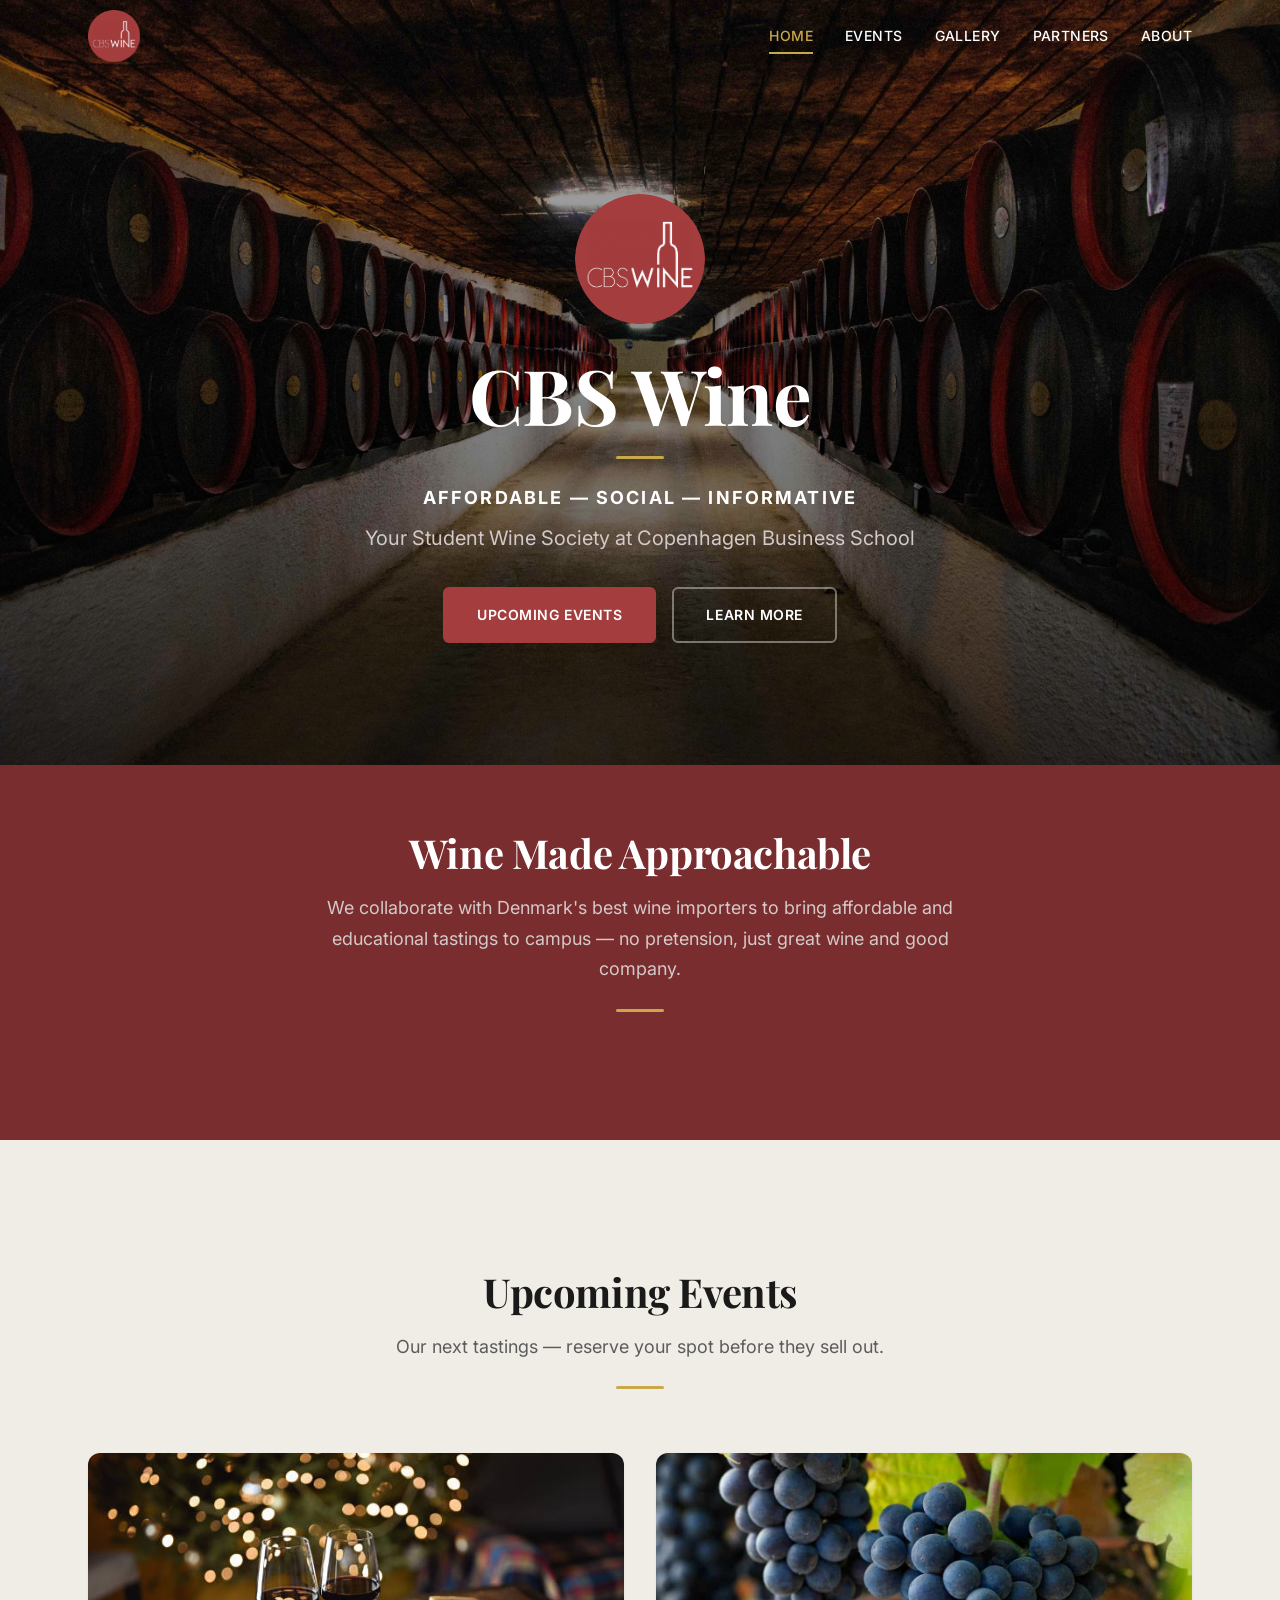
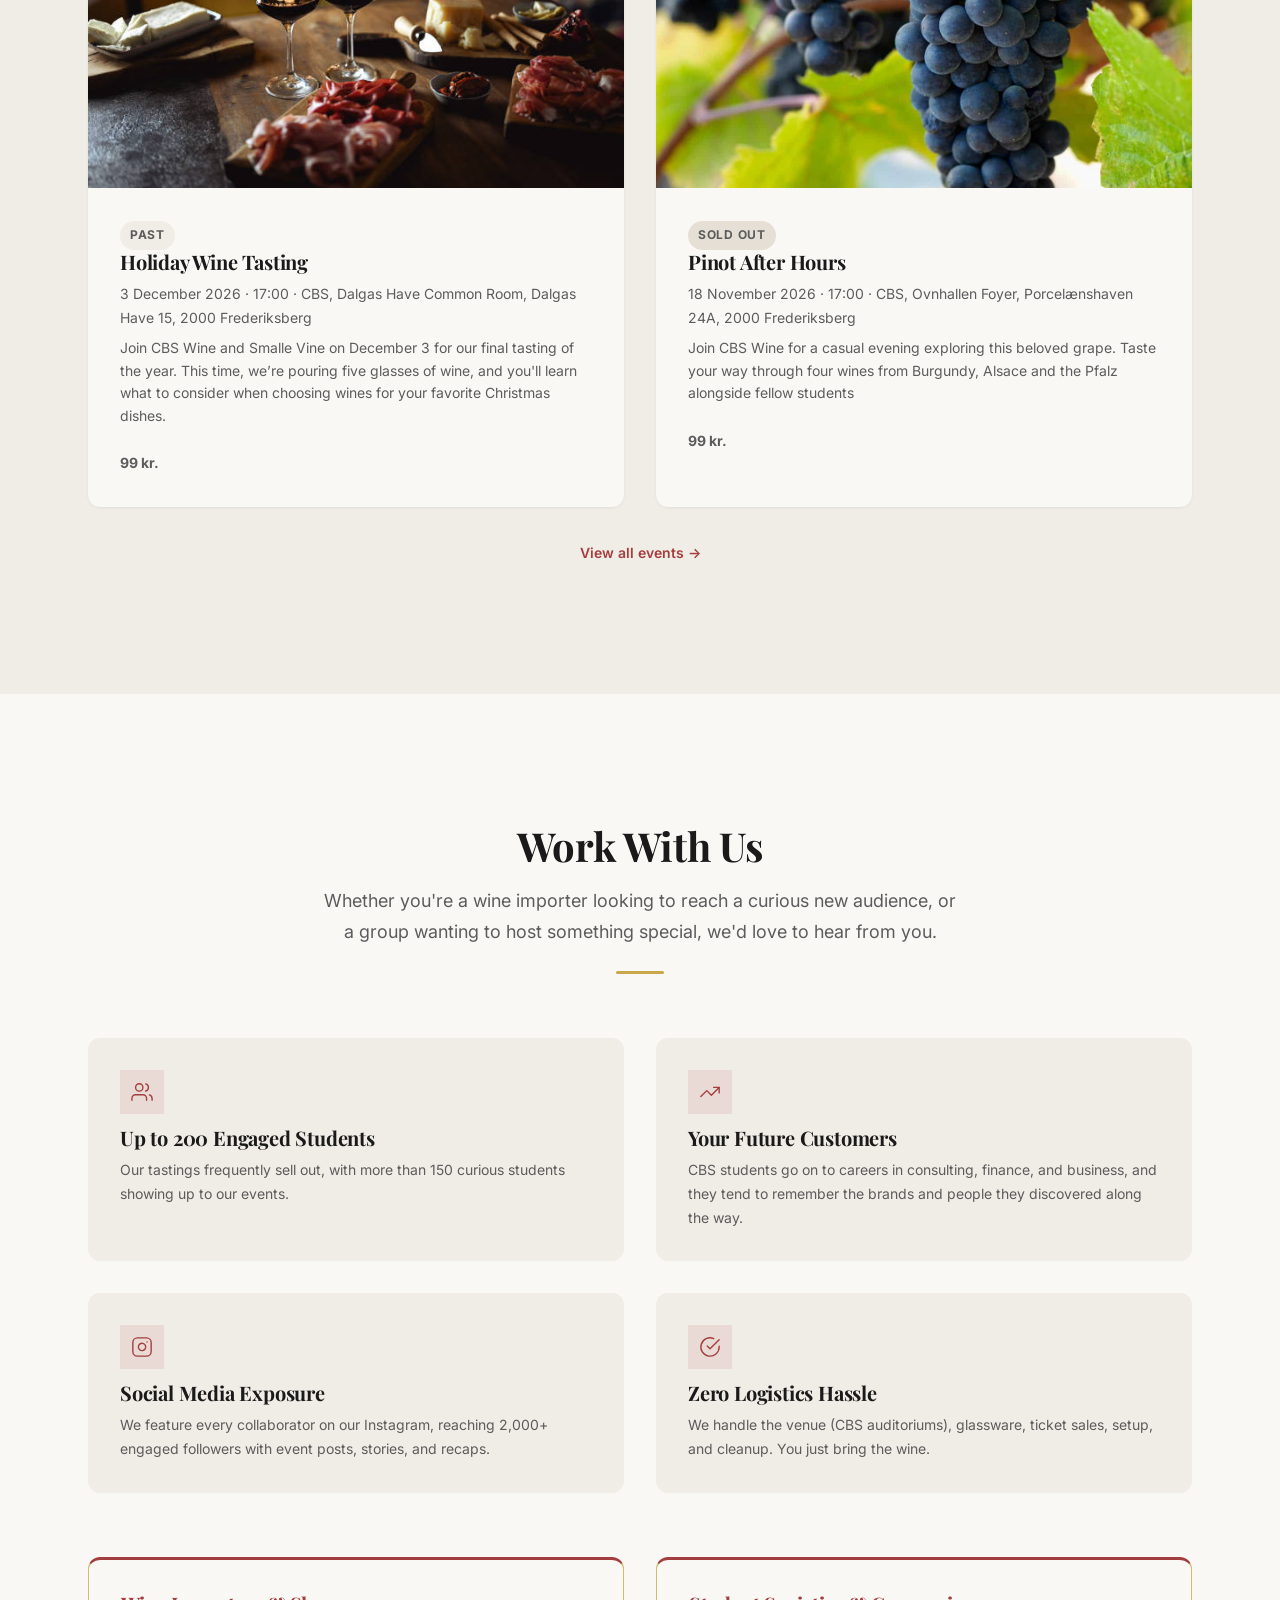
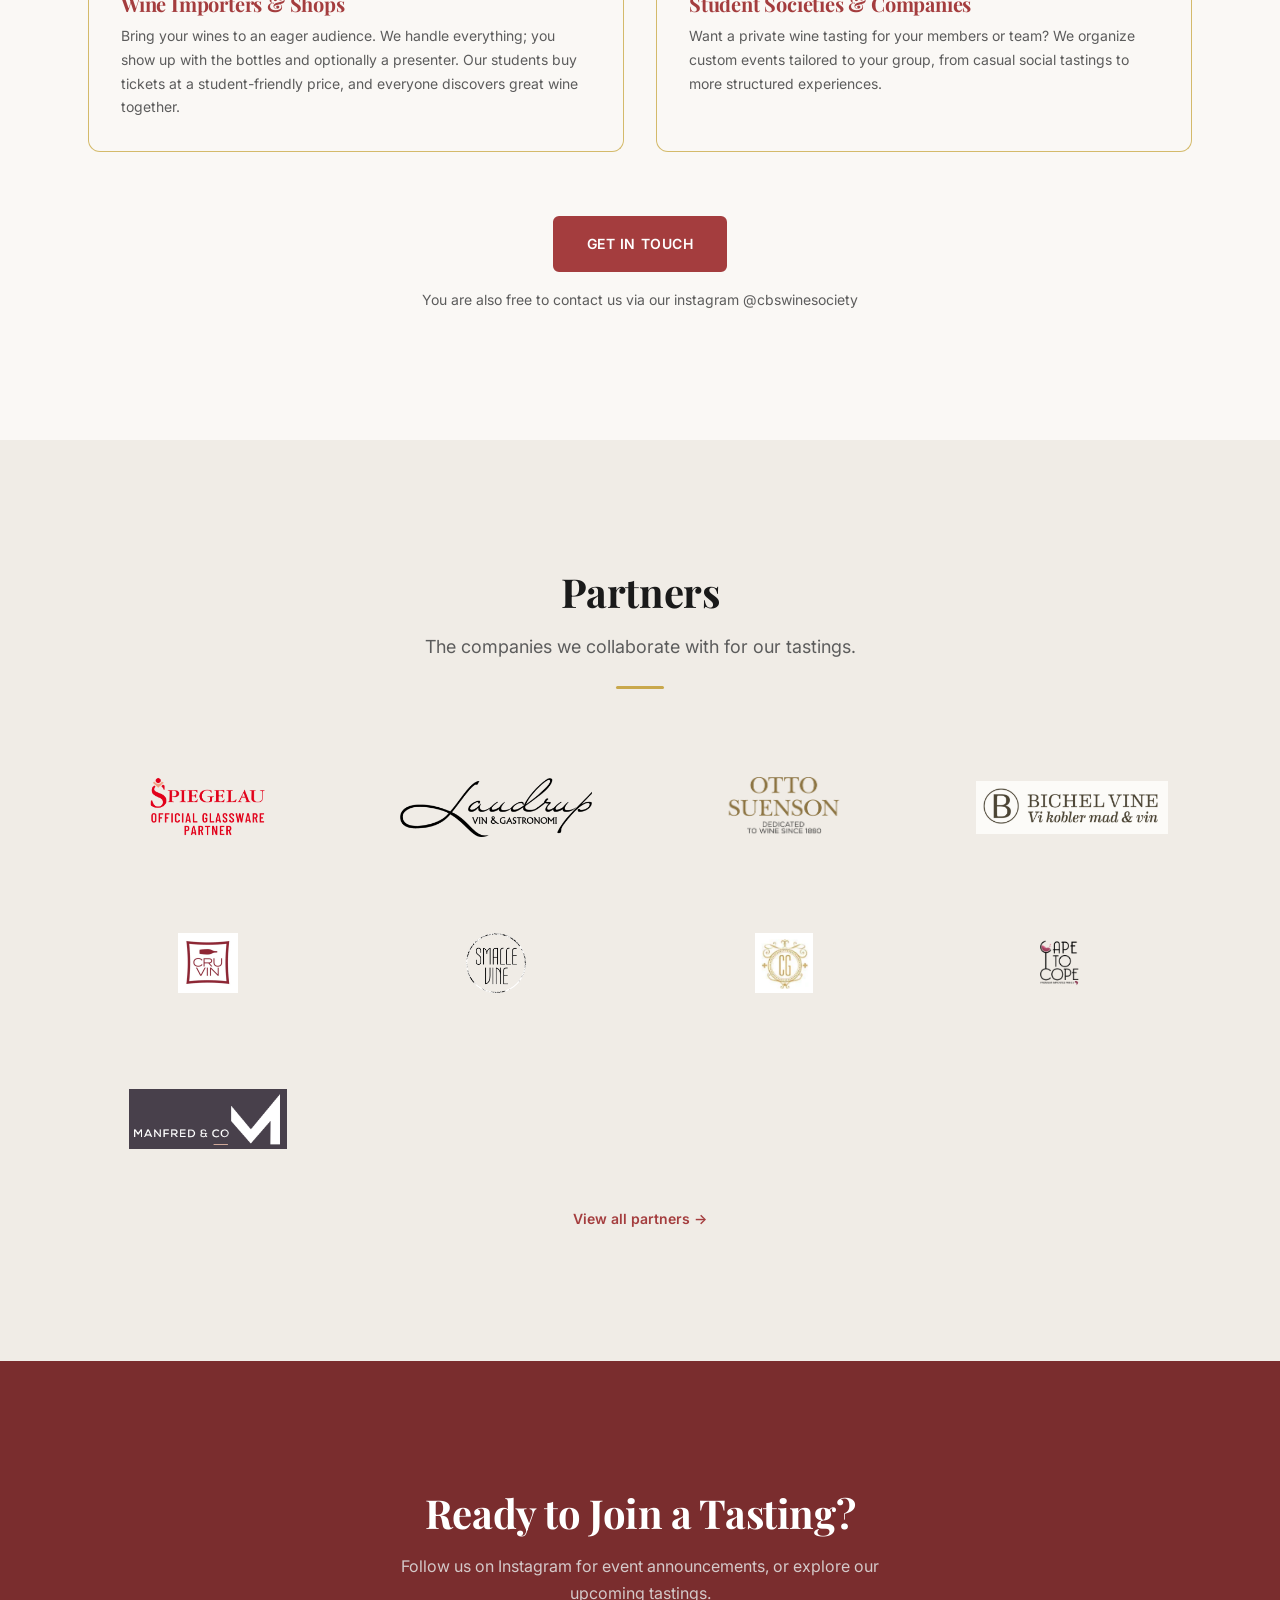
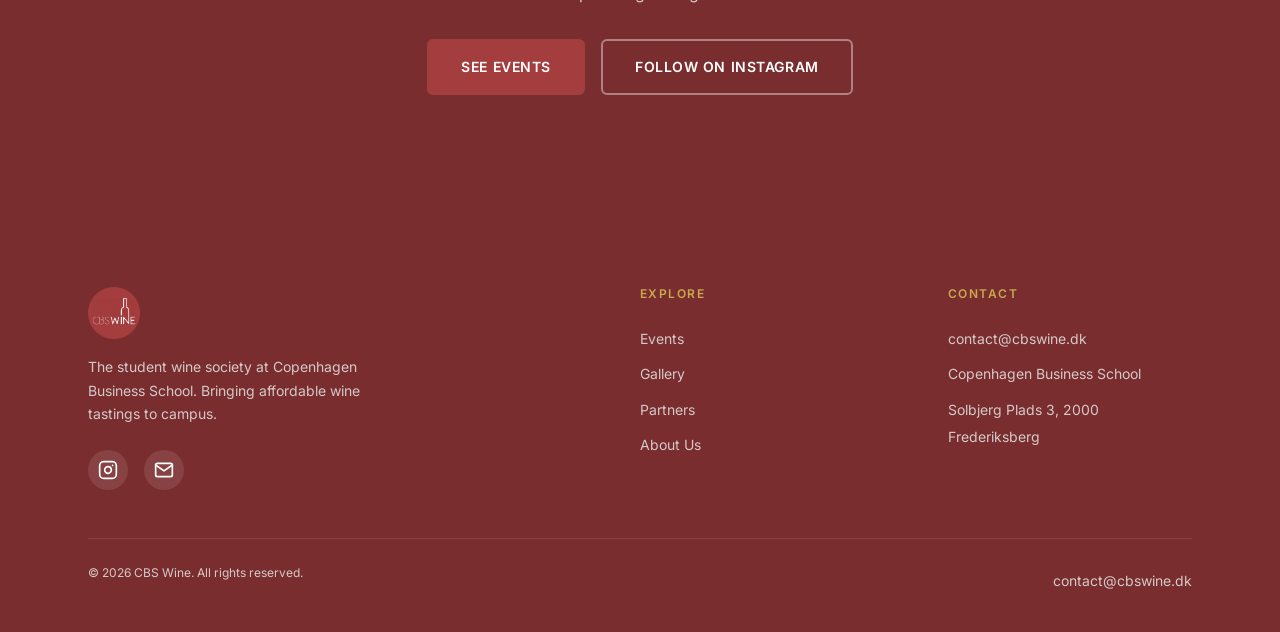
<file: index.html>
<!DOCTYPE html>
<html lang="en">
<head>
  <meta charset="UTF-8">
  <meta name="viewport" content="width=device-width, initial-scale=1.0">
  <meta name="description" content="CBS Wine is Copenhagen Business School's student wine society. Join us for affordable, expert-led wine tastings on campus.">
  <meta name="keywords" content="CBS, Copenhagen Business School, wine society, wine tasting, student club, Denmark">

  <!-- Open Graph -->
  <meta property="og:title" content="CBS Wine — Student Wine Society at Copenhagen Business School">
  <meta property="og:description" content="Join us for affordable, expert-led wine tastings on campus. Up to 100 students per event, working with top Danish wine importers.">
  <meta property="og:type" content="website">
  <meta property="og:url" content="https://cbswine.dk">
  <meta property="og:image" content="https://cbswine.dk/images/og-image.jpg">
  <meta property="og:locale" content="en_DK">

  <!-- Twitter Card -->
  <meta name="twitter:card" content="summary_large_image">
  <meta name="twitter:title" content="CBS Wine — Student Wine Society">
  <meta name="twitter:description" content="Affordable, expert-led wine tastings at Copenhagen Business School.">

  <!-- Favicon -->
  <link rel="icon" type="image/png" href="/images/logo.png">

  <!-- Google Fonts -->
  <link rel="preconnect" href="https://fonts.googleapis.com">
  <link rel="preconnect" href="https://fonts.gstatic.com" crossorigin>
  <link href="https://fonts.googleapis.com/css2?family=Inter:wght@400;500;600;700&family=Playfair+Display:ital,wght@0,400;0,700;1,400&display=swap" rel="stylesheet">

  <!-- Styles -->
  <link rel="stylesheet" href="/css/styles.css">

  <title>CBS Wine — Student Wine Society at Copenhagen Business School</title>
</head>
<body>

  <!-- ========== NAVIGATION ========== -->
  <nav class="nav" role="navigation" aria-label="Main navigation">
    <div class="nav__inner">
      <a href="/" class="nav__logo" aria-label="CBS Wine home">
        <img src="/images/logo.png" alt="CBS Wine" class="nav__logo-img">
      </a>

      <!-- Desktop links -->
      <div class="nav__links">
        <a href="/" class="nav__link nav__link--active">Home</a>
        <a href="/events.html" class="nav__link">Events</a>
        <a href="/gallery.html" class="nav__link">Gallery</a>
        <a href="/partners.html" class="nav__link">Partners</a>
        <a href="/about.html" class="nav__link">About</a>
      </div>

      <!-- Hamburger (mobile) -->
      <button class="nav__hamburger" aria-label="Toggle menu" aria-expanded="false">
        <span></span>
        <span></span>
        <span></span>
      </button>
    </div>

    <!-- Mobile overlay -->
    <div class="nav__overlay">
      <a href="/" class="nav__overlay-link nav__overlay-link--active">Home</a>
      <a href="/events.html" class="nav__overlay-link">Events</a>
      <a href="/gallery.html" class="nav__overlay-link">Gallery</a>
      <a href="/partners.html" class="nav__overlay-link">Partners</a>
      <a href="/about.html" class="nav__overlay-link">About</a>
    </div>
  </nav>


  <!-- ========== HERO ========== -->
  <section class="hero">
    <div class="hero__bg" style="background-image: url('images/hero.jpg');"></div>
    <div class="hero__overlay"></div>
    <div class="hero__content">
      <img src="/images/logo.png" alt="CBS Wine" class="hero__logo-img">
      <h1 class="hero__title">CBS Wine</h1>
      <p class="hero__tagline">Affordable — Social — Informative</p>
      <p class="hero__subtitle">Your Student Wine Society at Copenhagen Business School</p>
      <div class="hero__actions">
        <a href="/events.html" class="btn btn--primary">Upcoming Events</a>
        <a href="/about.html" class="btn btn--outline">Learn More</a>
      </div>
    </div>
  </section>


  <!-- ========== INTRO / VALUE PROP ========== -->
  <section class="section section--dark section--compact">
    <div class="container">
      <div class="section-header" data-animate>
        <h2>Wine Made Approachable</h2>
        <p>We collaborate with Denmark's best wine importers to bring affordable and educational tastings to campus — no pretension, just great wine and good company.</p>
      </div>

    </div>
  </section>


  <!-- ========== FEATURED EVENTS ========== -->
  <section class="section section--surface">
    <div class="container">
      <div class="section-header" data-animate>
        <h2>Upcoming Events</h2>
        <p>Our next tastings — reserve your spot before they sell out.</p>
      </div>

      <div class="grid grid--2" id="featured-events">
        <!-- Loaded from events.json via JS -->
        <div class="placeholder">
          <svg class="placeholder__icon" viewBox="0 0 24 24" fill="none" stroke="currentColor" stroke-width="1.5">
            <path d="M12 6v6l4 2"/><circle cx="12" cy="12" r="10"/>
          </svg>
          <p class="placeholder__title">Loading events...</p>
          <p class="placeholder__text">Fetching our latest tasting schedule.</p>
        </div>
      </div>

      <div class="text-center mt-xl" data-animate>
        <a href="/events.html" class="link-arrow">View all events</a>
      </div>
    </div>
  </section>


  <!-- ========== WORK WITH US ========== -->
  <section class="section">
    <div class="container">
      <div class="section-header" data-animate>
        <h2>Work With Us</h2>
        <p>Whether you're a wine importer looking to reach a curious new audience, or a group wanting to host something special, we'd love to hear from you.</p>
      </div>

      <div class="grid grid--2" data-animate-stagger style="margin-bottom: var(--space-3xl);">

        <div class="collab-benefit">
          <div class="collab-benefit__icon">
            <svg viewBox="0 0 24 24" fill="none" stroke="currentColor" stroke-width="1.5" stroke-linecap="round" stroke-linejoin="round">
              <path d="M17 21v-2a4 4 0 0 0-4-4H5a4 4 0 0 0-4 4v2"/><circle cx="9" cy="7" r="4"/>
              <path d="M23 21v-2a4 4 0 0 0-3-3.87"/><path d="M16 3.13a4 4 0 0 1 0 7.75"/>
            </svg>
          </div>
          <h4>Up to 200 Engaged Students</h4>
          <p class="text-sm text-muted">Our tastings frequently sell out, with more than 150 curious students showing up to our events.</p>
        </div>

        <div class="collab-benefit">
          <div class="collab-benefit__icon">
            <svg viewBox="0 0 24 24" fill="none" stroke="currentColor" stroke-width="1.5" stroke-linecap="round" stroke-linejoin="round">
              <polyline points="22 7 13.5 15.5 8.5 10.5 2 17"/><polyline points="16 7 22 7 22 13"/>
            </svg>
          </div>
          <h4>Your Future Customers</h4>
          <p class="text-sm text-muted">CBS students go on to careers in consulting, finance, and business, and they tend to remember the brands and people they discovered along the way.</p>
        </div>

        <div class="collab-benefit">
          <div class="collab-benefit__icon">
            <svg viewBox="0 0 24 24" fill="none" stroke="currentColor" stroke-width="1.5" stroke-linecap="round" stroke-linejoin="round">
              <rect x="2" y="2" width="20" height="20" rx="5" ry="5"/><path d="M16 11.37A4 4 0 1 1 12.63 8 4 4 0 0 1 16 11.37z"/><line x1="17.5" y1="6.5" x2="17.51" y2="6.5"/>
            </svg>
          </div>
          <h4>Social Media Exposure</h4>
          <p class="text-sm text-muted">We feature every collaborator on our Instagram, reaching 2,000+ engaged followers with event posts, stories, and recaps.</p>
        </div>

        <div class="collab-benefit">
          <div class="collab-benefit__icon">
            <svg viewBox="0 0 24 24" fill="none" stroke="currentColor" stroke-width="1.5" stroke-linecap="round" stroke-linejoin="round">
              <path d="M22 11.08V12a10 10 0 1 1-5.93-9.14"/><polyline points="22 4 12 14.01 9 11.01"/>
            </svg>
          </div>
          <h4>Zero Logistics Hassle</h4>
          <p class="text-sm text-muted">We handle the venue (CBS auditoriums), glassware, ticket sales, setup, and cleanup. You just bring the wine.</p>
        </div>

      </div>

      <div class="grid grid--2" data-animate style="margin-bottom: var(--space-3xl);">
        <div class="collab-audience">
          <h4>Wine Importers &amp; Shops</h4>
          <p class="text-sm">Bring your wines to an eager audience. We handle everything; you show up with the bottles and optionally a presenter. Our students buy tickets at a student-friendly price, and everyone discovers great wine together.</p>
        </div>
        <div class="collab-audience">
          <h4>Student Societies &amp; Companies</h4>
          <p class="text-sm">Want a private wine tasting for your members or team? We organize custom events tailored to your group, from casual social tastings to more structured experiences.</p>
        </div>
      </div>

      <div class="text-center" data-animate>
        <a href="mailto:contact@cbswine.dk" class="btn btn--primary">Get in Touch</a>
        <p class="text-sm text-muted" style="margin-top: var(--space-md);">You are also free to contact us via our instagram @cbswinesociety</p>
      </div>
    </div>
  </section>


  <!-- ========== PARTNERS STRIP ========== -->
  <section class="section section--surface">
    <div class="container">
      <div class="section-header" data-animate>
        <h2>Partners</h2>
        <p>The companies we collaborate with for our tastings.</p>
      </div>

      <div class="partner-logo-grid" id="partner-logos" data-animate>
        <!-- Loaded from partners.json via JS -->
        <p class="text-center text-muted" style="grid-column: 1 / -1;">Loading partners...</p>
      </div>

      <div class="text-center mt-xl" data-animate>
        <a href="/partners.html" class="link-arrow">View all partners</a>
      </div>
    </div>
  </section>


  <!-- ========== CTA SECTION ========== -->
  <section class="section section--dark">
    <div class="container text-center">
      <div data-animate>
        <h2 class="mb-md">Ready to Join a Tasting?</h2>
        <p style="color: var(--color-text-on-dark-muted); max-width: 480px; margin: 0 auto var(--space-xl);">Follow us on Instagram for event announcements, or explore our upcoming tastings.</p>
        <div class="hero__actions">
          <a href="/events.html" class="btn btn--primary">See Events</a>
          <a href="https://instagram.com/cbswinesociety" class="btn btn--outline" target="_blank" rel="noopener">Follow on Instagram</a>
        </div>
      </div>
    </div>
  </section>


  <!-- ========== FOOTER ========== -->
  <footer class="footer">
    <div class="container">
      <div class="footer__inner">
        <!-- Brand column -->
        <div class="footer__brand">
          <a href="/" class="footer__logo">
            <img src="/images/logo.png" alt="CBS Wine" class="footer__logo-img">
          </a>
          <p class="footer__description">The student wine society at Copenhagen Business School. Bringing affordable wine tastings to campus.</p>
          <div class="footer__social">
            <a href="https://instagram.com/cbswinesociety" class="footer__social-link" target="_blank" rel="noopener" aria-label="Follow us on Instagram">
              <svg viewBox="0 0 24 24" fill="none" stroke="currentColor" stroke-width="2" stroke-linecap="round" stroke-linejoin="round">
                <rect x="2" y="2" width="20" height="20" rx="5" ry="5"/>
                <path d="M16 11.37A4 4 0 1 1 12.63 8 4 4 0 0 1 16 11.37z"/>
                <line x1="17.5" y1="6.5" x2="17.51" y2="6.5"/>
              </svg>
            </a>
            <a href="mailto:contact@cbswine.dk" class="footer__social-link" aria-label="Email us">
              <svg viewBox="0 0 24 24" fill="none" stroke="currentColor" stroke-width="2" stroke-linecap="round" stroke-linejoin="round">
                <path d="M4 4h16c1.1 0 2 .9 2 2v12c0 1.1-.9 2-2 2H4c-1.1 0-2-.9-2-2V6c0-1.1.9-2 2-2z"/>
                <polyline points="22,6 12,13 2,6"/>
              </svg>
            </a>
          </div>
        </div>

        <!-- Quick links -->
        <div>
          <h4 class="footer__heading">Explore</h4>
          <ul class="footer__link-list">
            <li><a href="/events.html" class="footer__link">Events</a></li>
            <li><a href="/gallery.html" class="footer__link">Gallery</a></li>
            <li><a href="/partners.html" class="footer__link">Partners</a></li>
            <li><a href="/about.html" class="footer__link">About Us</a></li>
          </ul>
        </div>

        <!-- Contact -->
        <div>
          <h4 class="footer__heading">Contact</h4>
          <ul class="footer__link-list">
            <li><a href="mailto:contact@cbswine.dk" class="footer__link">contact@cbswine.dk</a></li>
            <li><span class="footer__link">Copenhagen Business School</span></li>
            <li><span class="footer__link">Solbjerg Plads 3, 2000 Frederiksberg</span></li>
          </ul>
        </div>
      </div>

      <div class="footer__bottom">
        <p class="footer__copyright">&copy; <span id="current-year">2026</span> CBS Wine. All rights reserved.</p>
        <a href="mailto:contact@cbswine.dk" class="footer__email">contact@cbswine.dk</a>
      </div>
    </div>
  </footer>

  <!-- Scripts -->
  <script src="/js/main.js"></script>
</body>
</html>
</file>
<file: css/styles.css>
/* ============================================================
   CBS WINE — Design System & Styles
   Copenhagen Business School Wine Society
   
   TABLE OF CONTENTS:
   1. CSS Custom Properties (Design Tokens)
   2. CSS Reset & Base
   3. Typography Scale
   4. Layout & Grid Utilities
   5. Navigation
   6. Hero Sections
   7. Cards & Surfaces
   8. Buttons & Links
   9. Footer
   10. Scroll Animations
   11. Gallery & Lightbox
   12. Partners Section
   13. Forms
   14. Utility Classes
   15. Responsive Breakpoints
   ============================================================ */


/* ============================================================
   1. CSS CUSTOM PROPERTIES (Design Tokens)
   
   All visual decisions are centralized here for easy theming.
   Non-technical maintainers: change colors/sizes here and
   they propagate everywhere automatically.
   ============================================================ */
:root {
  /* --- Brand Colors --- */
  --color-primary: #A43D3E;         /* Wine red — primary CTA, nav, links */
  --color-primary-dark: #7A2D2E;    /* Deep wine — hover states, footer bg */
  --color-primary-light: #C25657;   /* Lighter wine — subtle highlights */
  --color-accent: #C9A84C;          /* Gold — decorative accents, highlights */
  --color-accent-light: #D4BA6A;    /* Light gold — hover on gold elements */

  /* --- Neutral Palette --- */
  --color-bg: #FAF8F5;              /* Warm off-white page background */
  --color-surface: #F0ECE6;         /* Warm grey — cards, alternating sections */
  --color-surface-dark: #E5DFD6;    /* Darker surface for deeper cards */
  --color-text: #1A1A1A;            /* Near-black body text */
  --color-text-muted: #5C5C5C;      /* Secondary/muted text */
  --color-text-light: #8A8A8A;      /* Tertiary text, captions */
  --color-text-on-dark: #FFFFFF;    /* White text on dark backgrounds */
  --color-text-on-dark-muted: #D4C9C9; /* Muted text on dark bg */
  --color-border: #DDD7CE;          /* Subtle warm borders */
  --color-overlay: rgba(26, 26, 26, 0.7); /* Dark overlay for modals/lightbox */

  /* --- Typography --- */
  --font-heading: 'Playfair Display', Georgia, 'Times New Roman', serif;
  --font-body: 'Inter', -apple-system, BlinkMacSystemFont, 'Segoe UI', sans-serif;

  /* Type Scale (modular, base 1rem = 16px)
     Using a 1.25 ratio for pleasant rhythm */
  --text-xs: 0.75rem;     /* 12px — fine print */
  --text-sm: 0.875rem;    /* 14px — captions, metadata */
  --text-base: 1rem;      /* 16px — body text */
  --text-md: 1.125rem;    /* 18px — lead paragraphs */
  --text-lg: 1.25rem;     /* 20px — card titles */
  --text-xl: 1.5rem;      /* 24px — section subtitles */
  --text-2xl: 2rem;       /* 32px — section headings */
  --text-3xl: 2.5rem;     /* 40px — page titles */
  --text-4xl: 3.25rem;    /* 52px — hero headlines */
  --text-5xl: 4rem;       /* 64px — large hero on desktop */

  /* --- Spacing Scale --- */
  --space-xs: 0.25rem;    /* 4px */
  --space-sm: 0.5rem;     /* 8px */
  --space-md: 1rem;       /* 16px */
  --space-lg: 1.5rem;     /* 24px */
  --space-xl: 2rem;       /* 32px */
  --space-2xl: 3rem;      /* 48px */
  --space-3xl: 4rem;      /* 64px */
  --space-4xl: 6rem;      /* 96px */
  --space-5xl: 8rem;      /* 128px */

  /* --- Layout --- */
  --max-width: 1200px;              /* Content max-width */
  --max-width-narrow: 800px;        /* Narrow content (text-heavy) */
  --nav-height: 72px;               /* Fixed nav bar height */
  --nav-height-mobile: 60px;        /* Mobile nav height */
  --border-radius: 6px;             /* Default border radius */
  --border-radius-lg: 12px;         /* Larger radius for cards */
  --border-radius-xl: 20px;         /* Hero images, featured cards */

  /* --- Shadows --- */
  --shadow-sm: 0 1px 3px rgba(0, 0, 0, 0.06);
  --shadow-md: 0 4px 12px rgba(0, 0, 0, 0.08);
  --shadow-lg: 0 8px 30px rgba(0, 0, 0, 0.1);
  --shadow-xl: 0 16px 50px rgba(0, 0, 0, 0.14);
  --shadow-nav: 0 2px 20px rgba(0, 0, 0, 0.08);

  /* --- Transitions --- */
  --transition-fast: 150ms ease;
  --transition-base: 250ms ease;
  --transition-slow: 400ms ease;
  --transition-spring: 500ms cubic-bezier(0.34, 1.56, 0.64, 1);
}


/* ============================================================
   2. CSS RESET & BASE
   ============================================================ */
*,
*::before,
*::after {
  margin: 0;
  padding: 0;
  box-sizing: border-box;
}

html {
  scroll-behavior: smooth;
  -webkit-text-size-adjust: 100%;
  font-size: 16px;
}

body {
  font-family: var(--font-body);
  font-size: var(--text-base);
  line-height: 1.7;
  color: var(--color-text);
  background-color: var(--color-bg);
  -webkit-font-smoothing: antialiased;
  -moz-osx-font-smoothing: grayscale;
  overflow-x: hidden;
  /* Offset for fixed nav */
  padding-top: var(--nav-height-mobile);
}

@media (min-width: 768px) {
  body {
    padding-top: var(--nav-height);
  }
}

img {
  max-width: 100%;
  height: auto;
  display: block;
}

a {
  color: var(--color-primary);
  text-decoration: none;
  transition: color var(--transition-fast);
}

a:hover {
  color: var(--color-primary-dark);
}

ul, ol {
  list-style: none;
}

button {
  cursor: pointer;
  font-family: inherit;
  border: none;
  background: none;
}

::selection {
  background-color: var(--color-primary);
  color: var(--color-text-on-dark);
}


/* ============================================================
   3. TYPOGRAPHY SCALE
   ============================================================ */
h1, h2, h3, h4, h5, h6 {
  font-family: var(--font-heading);
  font-weight: 700;
  line-height: 1.2;
  color: var(--color-text);
  letter-spacing: -0.01em;
}

h1 {
  font-size: var(--text-3xl);
}

h2 {
  font-size: var(--text-2xl);
}

h3 {
  font-size: var(--text-xl);
}

h4 {
  font-size: var(--text-lg);
}

@media (min-width: 768px) {
  h1 { font-size: var(--text-4xl); }
  h2 { font-size: var(--text-3xl); }
  h3 { font-size: var(--text-2xl); }
}

@media (min-width: 1024px) {
  h1 { font-size: var(--text-5xl); }
}

p {
  margin-bottom: var(--space-md);
}

p:last-child {
  margin-bottom: 0;
}

.text-lead {
  font-size: var(--text-md);
  color: var(--color-text-muted);
  line-height: 1.8;
}

@media (min-width: 768px) {
  .text-lead {
    font-size: var(--text-lg);
  }
}

.text-sm {
  font-size: var(--text-sm);
}

.text-xs {
  font-size: var(--text-xs);
}

.text-muted {
  color: var(--color-text-muted);
}

.text-accent {
  color: var(--color-accent);
}

.text-center {
  text-align: center;
}


/* ============================================================
   4. LAYOUT & GRID UTILITIES
   ============================================================ */
.container {
  width: 100%;
  max-width: var(--max-width);
  margin: 0 auto;
  padding: 0 var(--space-lg);
}

@media (min-width: 768px) {
  .container {
    padding: 0 var(--space-2xl);
  }
}

.container--narrow {
  max-width: var(--max-width-narrow);
}

/* Decorative line under section headers */
.section-header::after {
  content: '';
  display: block;
  width: 48px;
  height: 3px;
  background: var(--color-accent);
  margin: var(--space-lg) auto 0;
  border-radius: 2px;
}

/* Section spacing — generous whitespace */
.section {
  padding: var(--space-3xl) 0;
}

@media (min-width: 768px) {
  .section {
    padding: var(--space-4xl) 0;
  }
}

@media (min-width: 1024px) {
  .section {
    padding: var(--space-5xl) 0;
  }
}

.section--surface {
  background-color: var(--color-surface);
}

.section--dark {
  background-color: var(--color-primary-dark);
  color: var(--color-text-on-dark);
}

.section--compact {
  padding: var(--space-2xl) 0;
}

@media (min-width: 768px) {
  .section--compact {
    padding: var(--space-3xl) 0;
  }
}

.section--dark h2,
.section--dark h3 {
  color: var(--color-text-on-dark);
}

/* Section Header — consistent heading + subtitle pattern */
.section-header {
  text-align: center;
  margin-bottom: var(--space-2xl);
  max-width: 640px;
  margin-left: auto;
  margin-right: auto;
}

@media (min-width: 768px) {
  .section-header {
    margin-bottom: var(--space-3xl);
  }
}

.section-header h2 {
  margin-bottom: var(--space-md);
}

.section-header p {
  color: var(--color-text-muted);
  font-size: var(--text-md);
}

.section--dark .section-header p {
  color: var(--color-text-on-dark-muted);
}


/* Responsive grid */
.grid {
  display: grid;
  gap: var(--space-lg);
}

.grid--2 {
  grid-template-columns: 1fr;
}

.grid--3 {
  grid-template-columns: 1fr;
}

.grid--4 {
  grid-template-columns: 1fr 1fr;
}

@media (min-width: 768px) {
  .grid--2 {
    grid-template-columns: 1fr 1fr;
  }
  .grid--3 {
    grid-template-columns: 1fr 1fr 1fr;
  }
  .grid--4 {
    grid-template-columns: 1fr 1fr 1fr 1fr;
  }
  .grid {
    gap: var(--space-xl);
  }
}

@media (min-width: 480px) and (max-width: 767px) {
  .grid--3 {
    grid-template-columns: 1fr 1fr;
  }
}

/* Flex utilities */
.flex {
  display: flex;
}

.flex--center {
  align-items: center;
  justify-content: center;
}

.flex--between {
  align-items: center;
  justify-content: space-between;
}

.flex--column {
  flex-direction: column;
}

.flex--gap-sm { gap: var(--space-sm); }
.flex--gap-md { gap: var(--space-md); }
.flex--gap-lg { gap: var(--space-lg); }


/* ============================================================
   5. NAVIGATION
   
   - Fixed to top of viewport
   - Transparent when at top (hero pages), solid on scroll
   - Hamburger menu on mobile (<768px)
   ============================================================ */
.nav {
  position: fixed;
  top: 0;
  left: 0;
  right: 0;
  z-index: 1000;
  height: var(--nav-height-mobile);
  display: flex;
  align-items: center;
  transition: background-color var(--transition-base),
              box-shadow var(--transition-base);
  /* Start transparent on hero pages — JS adds .nav--scrolled */
  background-color: transparent;
}

@media (min-width: 768px) {
  .nav {
    height: var(--nav-height);
  }
}

/* When scrolled OR on non-hero pages — frosted glass */
.nav--scrolled,
.nav--solid {
  background-color: rgba(250, 248, 245, 0.90);
  backdrop-filter: blur(16px);
  -webkit-backdrop-filter: blur(16px);
  box-shadow: 0 1px 24px rgba(0, 0, 0, 0.08);
}

/* Links revert to dark text on the light frosted background */
.nav--scrolled .nav__link,
.nav--solid .nav__link {
  color: var(--color-text);
}

.nav--scrolled .nav__link:hover,
.nav--scrolled .nav__link--active,
.nav--solid .nav__link:hover,
.nav--solid .nav__link--active {
  color: var(--color-primary);
}

/* Hamburger bars are dark on frosted background */
.nav--scrolled .nav__hamburger span,
.nav--solid .nav__hamburger span {
  background-color: var(--color-text);
}

.nav__inner {
  display: flex;
  align-items: center;
  justify-content: space-between;
  width: 100%;
  max-width: var(--max-width);
  margin: 0 auto;
  padding: 0 var(--space-lg);
}

@media (min-width: 768px) {
  .nav__inner {
    padding: 0 var(--space-2xl);
  }
}

/* Logo area */
.nav__logo {
  display: flex;
  align-items: center;
  gap: var(--space-sm);
  text-decoration: none;
  z-index: 1001;
}

.nav__logo-img {
  height: 52px;
  width: auto;
  display: block;
}

.nav__logo-icon {
  width: 36px;
  height: 36px;
  flex-shrink: 0;
}

.nav__logo-text {
  font-family: var(--font-heading);
  font-size: var(--text-lg);
  font-weight: 700;
  color: var(--color-primary);
  transition: color var(--transition-fast);
  letter-spacing: 0.02em;
}

/* On transparent nav over hero, logo is white */
.nav:not(.nav--scrolled):not(.nav--solid) .nav__logo-text {
  color: var(--color-text-on-dark);
}

.nav:not(.nav--scrolled):not(.nav--solid) .nav__logo-icon path {
  fill: var(--color-text-on-dark);
}

/* Desktop nav links */
.nav__links {
  display: none;
  align-items: center;
  gap: var(--space-xl);
}

@media (min-width: 768px) {
  .nav__links {
    display: flex;
  }
}

.nav__link {
  font-size: var(--text-sm);
  font-weight: 500;
  color: var(--color-text);
  text-decoration: none;
  position: relative;
  padding: var(--space-xs) 0;
  letter-spacing: 0.03em;
  text-transform: uppercase;
  transition: color var(--transition-fast);
}

.nav__link::after {
  content: '';
  position: absolute;
  bottom: -2px;
  left: 0;
  width: 0;
  height: 2px;
  background-color: var(--color-accent);
  transition: width var(--transition-base);
}

.nav__link:hover::after,
.nav__link--active::after {
  width: 100%;
}

.nav__link:hover {
  color: var(--color-primary);
}

.nav__link--active {
  color: var(--color-primary);
}

/* On transparent nav, links are white */
.nav:not(.nav--scrolled):not(.nav--solid) .nav__link {
  color: var(--color-text-on-dark);
}

.nav:not(.nav--scrolled):not(.nav--solid) .nav__link:hover,
.nav:not(.nav--scrolled):not(.nav--solid) .nav__link--active {
  color: var(--color-accent);
}

/* Hamburger button — mobile only */
.nav__hamburger {
  display: flex;
  flex-direction: column;
  justify-content: center;
  gap: 5px;
  width: 28px;
  height: 28px;
  z-index: 1001;
  padding: 0;
}

@media (min-width: 768px) {
  .nav__hamburger {
    display: none;
  }
}

.nav__hamburger span {
  display: block;
  width: 100%;
  height: 2px;
  background-color: var(--color-text);
  border-radius: 2px;
  transition: transform var(--transition-base),
              opacity var(--transition-fast);
  transform-origin: center;
}

/* On transparent nav, hamburger is white */
.nav:not(.nav--scrolled):not(.nav--solid) .nav__hamburger span {
  background-color: var(--color-text-on-dark);
}

/* Hamburger → X animation */
.nav__hamburger--open span:nth-child(1) {
  transform: translateY(7px) rotate(45deg);
}

.nav__hamburger--open span:nth-child(2) {
  opacity: 0;
}

.nav__hamburger--open span:nth-child(3) {
  transform: translateY(-7px) rotate(-45deg);
}

/* Force dark hamburger when menu is open (over white overlay) */
.nav__hamburger--open span {
  background-color: var(--color-text) !important;
}

/* Solid nav background when mobile menu is open */
.nav:has(.nav__hamburger--open) {
  background-color: var(--color-bg) !important;
  backdrop-filter: none;
  -webkit-backdrop-filter: none;
  box-shadow: none;
}

/* Mobile overlay menu */
.nav__overlay {
  position: fixed;
  top: 0;
  left: 0;
  right: 0;
  bottom: 0;
  background-color: var(--color-bg);
  z-index: 999;
  display: flex;
  flex-direction: column;
  align-items: center;
  justify-content: center;
  gap: var(--space-xl);
  opacity: 0;
  pointer-events: none;
  transition: opacity var(--transition-base);
}

.nav__overlay--open {
  opacity: 1;
  pointer-events: all;
}

.nav__overlay-link {
  font-family: var(--font-heading);
  font-size: var(--text-2xl);
  font-weight: 700;
  color: var(--color-text);
  text-decoration: none;
  transition: color var(--transition-fast);
  opacity: 0;
  transform: translateY(20px);
}

.nav__overlay--open .nav__overlay-link {
  opacity: 1;
  transform: translateY(0);
  transition: opacity var(--transition-slow),
              transform var(--transition-slow),
              color var(--transition-fast);
}

/* Stagger the link animations */
.nav__overlay--open .nav__overlay-link:nth-child(1) { transition-delay: 80ms; }
.nav__overlay--open .nav__overlay-link:nth-child(2) { transition-delay: 140ms; }
.nav__overlay--open .nav__overlay-link:nth-child(3) { transition-delay: 200ms; }
.nav__overlay--open .nav__overlay-link:nth-child(4) { transition-delay: 260ms; }
.nav__overlay--open .nav__overlay-link:nth-child(5) { transition-delay: 320ms; }

.nav__overlay-link:hover {
  color: var(--color-primary);
}

.nav__overlay-link--active {
  color: var(--color-primary);
}


/* ============================================================
   6. HERO SECTIONS
   ============================================================ */
.hero {
  position: relative;
  display: flex;
  align-items: center;
  justify-content: center;
  min-height: 70vh;
  padding: var(--space-4xl) 0;
  background-color: var(--color-primary-dark);
  overflow: hidden;
  /* Negative margin to overlap under transparent nav */
  margin-top: calc(-1 * var(--nav-height-mobile));
  padding-top: calc(var(--nav-height-mobile) + var(--space-4xl));
}

@media (min-width: 768px) {
  .hero {
    min-height: 85vh;
    margin-top: calc(-1 * var(--nav-height));
    padding-top: calc(var(--nav-height) + var(--space-4xl));
  }
}

.hero__bg {
  position: absolute;
  inset: 0;
  background-size: cover;
  background-position: center;
  background-repeat: no-repeat;
  opacity: 1;
}

.hero__overlay {
  position: absolute;
  inset: 0;
  background: linear-gradient(
    to bottom,
    rgba(0, 0, 0, 0.3) 0%,
    rgba(0, 0, 0, 0.65) 100%
  );
}

.hero__content {
  position: relative;
  z-index: 1;
  text-align: center;
  max-width: 720px;
  padding: 0 var(--space-lg);
}

.hero__label {
  display: inline-block;
  font-size: var(--text-xs);
  font-weight: 600;
  letter-spacing: 0.15em;
  text-transform: uppercase;
  color: var(--color-accent);
  margin-bottom: var(--space-lg);
}

/* Large logo mark shown inside the index hero */
.hero__logo-img {
  width: 110px;
  height: 110px;
  display: block;
  margin: 0 auto var(--space-lg);
  border-radius: 50%;
}

@media (min-width: 768px) {
  .hero__logo-img {
    width: 130px;
    height: 130px;
  }
}

.hero__title {
  color: var(--color-text-on-dark);
  margin-bottom: var(--space-md);
  font-size: var(--text-3xl);
}

/* Gold accent line under the hero title */
.hero__title::after {
  content: '';
  display: block;
  width: 48px;
  height: 3px;
  background-color: var(--color-accent);
  margin: var(--space-md) auto 0;
  border-radius: 2px;
}

/* Tagline row: "Tastings — Learning — Socializing — Discounts" */
.hero__tagline {
  font-size: var(--text-sm);
  font-weight: 700;
  letter-spacing: 0.1em;
  text-transform: uppercase;
  color: var(--color-text-on-dark);
  margin-top: var(--space-lg);
  margin-bottom: var(--space-sm);
}

@media (min-width: 768px) {
  .hero__tagline {
    font-size: var(--text-md);
    letter-spacing: 0.12em;
  }
}

@media (min-width: 768px) {
  .hero__title {
    font-size: var(--text-5xl);
  }
}

@media (min-width: 1024px) {
  .hero__title {
    font-size: clamp(3.5rem, 6vw, 5rem);
  }
}

.hero__subtitle {
  color: var(--color-text-on-dark-muted);
  font-size: var(--text-md);
  line-height: 1.7;
  margin-bottom: var(--space-xl);
}

@media (min-width: 768px) {
  .hero__subtitle {
    font-size: var(--text-lg);
  }
}

.hero__actions {
  display: flex;
  flex-direction: column;
  align-items: center;
  gap: var(--space-md);
}

@media (min-width: 480px) {
  .hero__actions {
    flex-direction: row;
    justify-content: center;
  }
}

/* Page hero — shorter, for inner pages. Solid signature red, no overlay needed. */
.hero--page {
  min-height: 40vh;
  padding: var(--space-3xl) 0;
  background-color: var(--color-primary);
}

@media (min-width: 768px) {
  .hero--page {
    min-height: 45vh;
    padding-top: calc(var(--nav-height) + var(--space-3xl));
  }
}

.hero--page .hero__overlay {
  display: none;
}

.hero--page .hero__bg {
  opacity: 0;
}


/* ============================================================
   7. CARDS & SURFACES
   ============================================================ */
.card {
  background-color: var(--color-bg);
  border-radius: var(--border-radius-lg);
  overflow: hidden;
  transition: transform var(--transition-base),
              box-shadow var(--transition-base);
  box-shadow: var(--shadow-sm);
}

.card:hover {
  transform: translateY(-4px);
  box-shadow: var(--shadow-lg);
}

.card__image {
  width: 100%;
  aspect-ratio: 16 / 10;
  object-fit: cover;
  background-color: var(--color-surface);
}

.card__body {
  padding: var(--space-lg);
}

@media (min-width: 768px) {
  .card__body {
    padding: var(--space-xl);
  }
}

.card__tag {
  display: inline-block;
  font-size: var(--text-xs);
  font-weight: 600;
  text-transform: uppercase;
  letter-spacing: 0.08em;
  color: var(--color-primary);
  background-color: rgba(164, 61, 62, 0.08);
  padding: var(--space-xs) var(--space-sm);
  border-radius: var(--border-radius);
  margin-bottom: var(--space-sm);
}

.card__title {
  font-size: var(--text-lg);
  margin-bottom: var(--space-sm);
}

.card__meta {
  font-size: var(--text-sm);
  color: var(--color-text-muted);
  margin-bottom: var(--space-sm);
}

.card__description {
  font-size: var(--text-sm);
  color: var(--color-text-muted);
  line-height: 1.6;
}

/* Skeleton/placeholder state for loading */
.skeleton {
  background: linear-gradient(
    90deg,
    var(--color-surface) 25%,
    var(--color-surface-dark) 50%,
    var(--color-surface) 75%
  );
  background-size: 200% 100%;
  animation: skeleton-pulse 1.5s ease-in-out infinite;
  border-radius: var(--border-radius);
}

@keyframes skeleton-pulse {
  0% { background-position: 200% 0; }
  100% { background-position: -200% 0; }
}

.skeleton--text {
  height: 1em;
  margin-bottom: var(--space-sm);
  width: 80%;
}

.skeleton--text-short {
  height: 1em;
  width: 50%;
}

.skeleton--image {
  width: 100%;
  aspect-ratio: 16 / 10;
}

.skeleton--circle {
  border-radius: 50%;
}

/* Placeholder content state */
.placeholder {
  display: flex;
  flex-direction: column;
  align-items: center;
  justify-content: center;
  padding: var(--space-3xl) var(--space-lg);
  text-align: center;
  color: var(--color-text-muted);
}

.placeholder__icon {
  width: 64px;
  height: 64px;
  margin-bottom: var(--space-lg);
  opacity: 0.4;
}

.placeholder__title {
  font-family: var(--font-heading);
  font-size: var(--text-xl);
  color: var(--color-text);
  margin-bottom: var(--space-sm);
}

.placeholder__text {
  font-size: var(--text-sm);
  max-width: 400px;
}


/* ============================================================
   8. BUTTONS & LINKS
   ============================================================ */
.btn {
  display: inline-flex;
  align-items: center;
  justify-content: center;
  gap: var(--space-sm);
  font-family: var(--font-body);
  font-size: var(--text-sm);
  font-weight: 600;
  letter-spacing: 0.04em;
  text-transform: uppercase;
  padding: 14px 32px;
  border-radius: var(--border-radius);
  transition: all var(--transition-base);
  text-decoration: none;
  white-space: nowrap;
  cursor: pointer;
}

.btn--primary {
  background-color: var(--color-primary);
  color: var(--color-text-on-dark);
  border: 2px solid var(--color-primary);
}

.btn--primary:hover {
  background-color: var(--color-primary-dark);
  border-color: var(--color-primary-dark);
  color: var(--color-text-on-dark);
  transform: translateY(-1px);
  box-shadow: var(--shadow-md);
}

.btn--outline {
  background-color: transparent;
  color: var(--color-text-on-dark);
  border: 2px solid rgba(255, 255, 255, 0.4);
}

.btn--outline:hover {
  background-color: rgba(255, 255, 255, 0.1);
  border-color: rgba(255, 255, 255, 0.7);
  color: var(--color-text-on-dark);
}

.btn--outline-dark {
  background-color: transparent;
  color: var(--color-primary);
  border: 2px solid var(--color-primary);
}

.btn--outline-dark:hover {
  background-color: var(--color-primary);
  color: var(--color-text-on-dark);
}

.btn--gold {
  background-color: var(--color-accent);
  color: var(--color-text);
  border: 2px solid var(--color-accent);
}

.btn--gold:hover {
  background-color: var(--color-accent-light);
  border-color: var(--color-accent-light);
}

/* Arrow link — for inline "Read more →" style links */
.link-arrow {
  display: inline-flex;
  align-items: center;
  gap: var(--space-xs);
  font-size: var(--text-sm);
  font-weight: 600;
  color: var(--color-primary);
  text-decoration: none;
  transition: gap var(--transition-base);
}

.link-arrow:hover {
  gap: var(--space-sm);
  color: var(--color-primary-dark);
}

.link-arrow::after {
  content: '→';
}


/* ============================================================
   9. FOOTER
   ============================================================ */
.footer {
  background-color: var(--color-primary-dark);
  color: var(--color-text-on-dark);
  padding: var(--space-3xl) 0 var(--space-xl);
}

.footer__inner {
  display: grid;
  grid-template-columns: 1fr;
  gap: var(--space-2xl);
}

@media (min-width: 768px) {
  .footer__inner {
    grid-template-columns: 2fr 1fr 1fr;
    gap: var(--space-3xl);
  }
}

.footer__brand {
  max-width: 320px;
}

.footer__logo {
  display: flex;
  align-items: center;
  gap: var(--space-sm);
  text-decoration: none;
  margin-bottom: var(--space-md);
}

.footer__logo-img {
  height: 52px;
  width: auto;
  display: block;
}

.footer__logo-icon {
  width: 32px;
  height: 32px;
}

.footer__logo-icon path {
  fill: var(--color-text-on-dark);
}

.footer__logo-text {
  font-family: var(--font-heading);
  font-size: var(--text-lg);
  font-weight: 700;
  color: var(--color-text-on-dark);
}

.footer__description {
  font-size: var(--text-sm);
  color: var(--color-text-on-dark-muted);
  line-height: 1.7;
  margin-bottom: var(--space-lg);
}

.footer__social {
  display: flex;
  gap: var(--space-md);
}

.footer__social-link {
  display: flex;
  align-items: center;
  justify-content: center;
  width: 40px;
  height: 40px;
  border-radius: 50%;
  background-color: rgba(255, 255, 255, 0.1);
  color: var(--color-text-on-dark);
  transition: background-color var(--transition-fast),
              transform var(--transition-fast);
}

.footer__social-link:hover {
  background-color: var(--color-accent);
  color: var(--color-text);
  transform: scale(1.1);
}

.footer__social-link svg {
  width: 20px;
  height: 20px;
}

.footer__heading {
  font-family: var(--font-body);
  font-size: var(--text-xs);
  font-weight: 600;
  text-transform: uppercase;
  letter-spacing: 0.12em;
  color: var(--color-accent);
  margin-bottom: var(--space-lg);
}

.footer__link-list {
  display: flex;
  flex-direction: column;
  gap: var(--space-sm);
}

.footer__link {
  font-size: var(--text-sm);
  color: var(--color-text-on-dark-muted);
  text-decoration: none;
  transition: color var(--transition-fast);
}

.footer__link:hover {
  color: var(--color-text-on-dark);
}

.footer__bottom {
  margin-top: var(--space-2xl);
  padding-top: var(--space-lg);
  border-top: 1px solid rgba(255, 255, 255, 0.1);
  display: flex;
  flex-direction: column;
  align-items: center;
  gap: var(--space-sm);
  text-align: center;
}

@media (min-width: 768px) {
  .footer__bottom {
    flex-direction: row;
    justify-content: space-between;
  }
}

.footer__copyright {
  font-size: var(--text-xs);
  color: var(--color-text-on-dark-muted);
}

.footer__email {
  font-size: var(--text-sm);
  color: var(--color-text-on-dark-muted);
  text-decoration: none;
  transition: color var(--transition-fast);
}

.footer__email:hover {
  color: var(--color-accent);
}


/* ============================================================
   10. SCROLL ANIMATIONS (fade-in on scroll)
   
   Elements with [data-animate] start invisible and fade in
   when they enter the viewport. JS uses IntersectionObserver.
   ============================================================ */
[data-animate] {
  opacity: 0;
  transform: translateY(24px);
  transition: opacity 0.6s ease, transform 0.6s ease;
}

[data-animate].is-visible {
  opacity: 1;
  transform: translateY(0);
}

/* Stagger children animations */
[data-animate-stagger] > * {
  opacity: 0;
  transform: translateY(20px);
  transition: opacity 0.5s ease, transform 0.5s ease;
}

[data-animate-stagger].is-visible > *:nth-child(1) { transition-delay: 0ms; opacity: 1; transform: translateY(0); }
[data-animate-stagger].is-visible > *:nth-child(2) { transition-delay: 80ms; opacity: 1; transform: translateY(0); }
[data-animate-stagger].is-visible > *:nth-child(3) { transition-delay: 160ms; opacity: 1; transform: translateY(0); }
[data-animate-stagger].is-visible > *:nth-child(4) { transition-delay: 240ms; opacity: 1; transform: translateY(0); }
[data-animate-stagger].is-visible > *:nth-child(5) { transition-delay: 320ms; opacity: 1; transform: translateY(0); }
[data-animate-stagger].is-visible > *:nth-child(6) { transition-delay: 400ms; opacity: 1; transform: translateY(0); }
[data-animate-stagger].is-visible > *:nth-child(7) { transition-delay: 480ms; opacity: 1; transform: translateY(0); }
[data-animate-stagger].is-visible > *:nth-child(8) { transition-delay: 560ms; opacity: 1; transform: translateY(0); }


/* ============================================================
   11. GALLERY & LIGHTBOX
   ============================================================ */
.gallery-grid {
  display: grid;
  grid-template-columns: 1fr 1fr;
  gap: var(--space-sm);
}

@media (min-width: 480px) {
  .gallery-grid {
    gap: var(--space-md);
  }
}

@media (min-width: 768px) {
  .gallery-grid {
    grid-template-columns: repeat(3, 1fr);
    gap: var(--space-md);
  }
}

@media (min-width: 1024px) {
  .gallery-grid {
    grid-template-columns: repeat(4, 1fr);
  }
}

.gallery-item {
  position: relative;
  border-radius: var(--border-radius);
  overflow: hidden;
  cursor: pointer;
  aspect-ratio: 1;
}

.gallery-item img {
  width: 100%;
  height: 100%;
  object-fit: cover;
  transition: transform var(--transition-slow);
}

.gallery-item:hover img {
  transform: scale(1.05);
}

.gallery-item__overlay {
  position: absolute;
  inset: 0;
  background: linear-gradient(to top, rgba(0,0,0,0.5) 0%, transparent 50%);
  opacity: 0;
  transition: opacity var(--transition-base);
  display: flex;
  align-items: flex-end;
  padding: var(--space-md);
}

.gallery-item:hover .gallery-item__overlay {
  opacity: 1;
}

.gallery-item__caption {
  color: var(--color-text-on-dark);
  font-size: var(--text-sm);
  font-weight: 500;
}

/* Lightbox */
.lightbox {
  position: fixed;
  inset: 0;
  z-index: 2000;
  background-color: var(--color-overlay);
  display: flex;
  align-items: center;
  justify-content: center;
  opacity: 0;
  pointer-events: none;
  transition: opacity var(--transition-base);
  padding: var(--space-lg);
}

.lightbox--open {
  opacity: 1;
  pointer-events: all;
}

.lightbox__image {
  max-width: 90vw;
  max-height: 85vh;
  object-fit: contain;
  border-radius: var(--border-radius);
  box-shadow: var(--shadow-xl);
}

.lightbox__close {
  position: absolute;
  top: var(--space-lg);
  right: var(--space-lg);
  width: 44px;
  height: 44px;
  display: flex;
  align-items: center;
  justify-content: center;
  background: rgba(255, 255, 255, 0.15);
  border-radius: 50%;
  color: white;
  font-size: var(--text-xl);
  cursor: pointer;
  transition: background var(--transition-fast);
  border: none;
}

.lightbox__close:hover {
  background: rgba(255, 255, 255, 0.3);
}

.lightbox__nav {
  position: absolute;
  top: 50%;
  transform: translateY(-50%);
  width: 48px;
  height: 48px;
  display: flex;
  align-items: center;
  justify-content: center;
  background: rgba(255, 255, 255, 0.15);
  border-radius: 50%;
  color: white;
  font-size: var(--text-xl);
  cursor: pointer;
  transition: background var(--transition-fast);
  border: none;
}

.lightbox__nav:hover {
  background: rgba(255, 255, 255, 0.3);
}

.lightbox__nav--prev {
  left: var(--space-lg);
}

.lightbox__nav--next {
  right: var(--space-lg);
}

.lightbox__caption {
  position: absolute;
  bottom: var(--space-xl);
  left: 50%;
  transform: translateX(-50%);
  color: var(--color-text-on-dark);
  font-size: var(--text-sm);
  text-align: center;
  max-width: 500px;
  padding: var(--space-sm) var(--space-lg);
  background: rgba(0, 0, 0, 0.4);
  border-radius: var(--border-radius);
}


/* ============================================================
   12. PARTNERS SECTION
   ============================================================ */
.partner-logo-grid {
  display: grid;
  grid-template-columns: repeat(2, 1fr);
  gap: var(--space-xl);
  align-items: center;
}

@media (min-width: 480px) {
  .partner-logo-grid {
    grid-template-columns: repeat(3, 1fr);
  }
}

@media (min-width: 768px) {
  .partner-logo-grid {
    grid-template-columns: repeat(4, 1fr);
    gap: var(--space-2xl);
  }
}

.partner-logo {
  display: flex;
  align-items: center;
  justify-content: center;
  padding: var(--space-lg);
  transition: filter var(--transition-base), transform var(--transition-base);
}

.partner-logo:hover {
  transform: scale(1.05);
}

.partner-logo img {
  max-height: 60px;
  width: auto;
  max-width: 100%;
}

/* Partner detail card */
.partner-card {
  background-color: var(--color-bg);
  border-radius: var(--border-radius-lg);
  padding: var(--space-xl);
  display: flex;
  flex-direction: column;
  align-items: center;
  text-align: center;
  box-shadow: var(--shadow-sm);
  transition: box-shadow var(--transition-base),
              transform var(--transition-base);
}

.partner-card:hover {
  box-shadow: var(--shadow-md);
  transform: translateY(-2px);
}

.partner-card__logo {
  height: 56px;
  width: auto;
  margin-bottom: var(--space-lg);
  filter: grayscale(100%);
  transition: filter var(--transition-base);
}

.partner-card:hover .partner-card__logo {
  filter: grayscale(0%);
}

.partner-card__name {
  font-family: var(--font-heading);
  font-size: var(--text-lg);
  margin-bottom: var(--space-xs);
}

.partner-card__type {
  font-size: var(--text-xs);
  text-transform: uppercase;
  letter-spacing: 0.08em;
  color: var(--color-primary);
  font-weight: 600;
  margin-bottom: var(--space-md);
}

.partner-card__description {
  font-size: var(--text-sm);
  color: var(--color-text-muted);
  line-height: 1.6;
}


/* ============================================================
   13. FORMS (Contact / Partner inquiry)
   ============================================================ */
.form {
  max-width: 560px;
  margin: 0 auto;
}

.form__group {
  margin-bottom: var(--space-lg);
}

.form__label {
  display: block;
  font-size: var(--text-sm);
  font-weight: 600;
  margin-bottom: var(--space-xs);
  color: var(--color-text);
}

.form__input,
.form__textarea,
.form__select {
  width: 100%;
  padding: 12px 16px;
  font-family: var(--font-body);
  font-size: var(--text-base);
  color: var(--color-text);
  background-color: var(--color-bg);
  border: 1px solid var(--color-border);
  border-radius: var(--border-radius);
  transition: border-color var(--transition-fast),
              box-shadow var(--transition-fast);
}

.form__input:focus,
.form__textarea:focus,
.form__select:focus {
  outline: none;
  border-color: var(--color-primary);
  box-shadow: 0 0 0 3px rgba(164, 61, 62, 0.12);
}

.form__textarea {
  min-height: 140px;
  resize: vertical;
}

.form__submit {
  width: 100%;
}

.form__success {
  text-align: center;
  padding: var(--space-xl);
  color: var(--color-primary);
  font-weight: 600;
}

/* ============================================================
   EMAIL SIGNUP SECTION
   ============================================================ */

.email-signup {
  border-top: 3px solid var(--color-primary);
  border-bottom: 3px solid var(--color-primary);
}

.email-signup__inner {
  display: flex;
  flex-direction: column;
  align-items: center;
  gap: var(--space-xl);
  text-align: center;
}

@media (min-width: 768px) {
  .email-signup__inner {
    flex-direction: row;
    align-items: center;
    text-align: left;
    gap: var(--space-3xl);
  }

  .email-signup__copy {
    flex: 1;
  }

  .email-signup__form-wrap {
    flex: 1;
  }
}

.email-signup__copy h2 {
  margin-bottom: var(--space-xs);
  font-size: var(--text-2xl);
}

.email-signup__copy p {
  color: var(--color-text-muted);
  margin: 0;
  font-size: var(--text-md);
}

.email-signup__field {
  display: flex;
  flex-direction: column;
  gap: var(--space-sm);
}

@media (min-width: 480px) {
  .email-signup__field {
    flex-direction: row;
  }

  .email-signup__field .btn {
    flex-shrink: 0;
  }
}

.email-signup__input {
  flex: 1;
  width: 100%;
  padding: 12px 16px;
  font-family: var(--font-body);
  font-size: var(--text-base);
  color: var(--color-text);
  background-color: var(--color-bg);
  border: 1.5px solid var(--color-border);
  border-radius: var(--border-radius);
  transition: border-color var(--transition-fast),
              box-shadow var(--transition-fast);
}

.email-signup__input:focus {
  outline: none;
  border-color: var(--color-primary);
  box-shadow: 0 0 0 3px rgba(164, 61, 62, 0.12);
}

.email-signup__input::placeholder {
  color: var(--color-text-muted);
}

.email-signup__success {
  padding: var(--space-md) var(--space-lg);
  background-color: rgba(164, 61, 62, 0.06);
  border: 1px solid rgba(164, 61, 62, 0.2);
  border-radius: var(--border-radius);
  color: var(--color-primary);
  font-weight: 500;
  font-size: var(--text-sm);
}


/* ============================================================
   14. UTILITY CLASSES
   ============================================================ */
.visually-hidden {
  position: absolute;
  width: 1px;
  height: 1px;
  padding: 0;
  margin: -1px;
  overflow: hidden;
  clip: rect(0, 0, 0, 0);
  white-space: nowrap;
  border: 0;
}

.mb-0 { margin-bottom: 0; }
.mb-sm { margin-bottom: var(--space-sm); }
.mb-md { margin-bottom: var(--space-md); }
.mb-lg { margin-bottom: var(--space-lg); }
.mb-xl { margin-bottom: var(--space-xl); }
.mb-2xl { margin-bottom: var(--space-2xl); }

.mt-lg { margin-top: var(--space-lg); }
.mt-xl { margin-top: var(--space-xl); }

/* Gold decorative divider */
.divider {
  width: 48px;
  height: 3px;
  background-color: var(--color-accent);
  border-radius: 2px;
  border: none;
}

.divider--center {
  margin-left: auto;
  margin-right: auto;
}

/* ============================================================
   WORK WITH US — collaboration benefits & audience cards
   ============================================================ */

.collab-benefit {
  display: flex;
  flex-direction: column;
  gap: var(--space-sm);
  padding: var(--space-xl);
  background-color: var(--color-surface);
  border-radius: var(--border-radius-lg);
}

.collab-benefit__icon {
  width: 44px;
  height: 44px;
  display: flex;
  align-items: center;
  justify-content: center;
  background-color: rgba(164, 61, 62, 0.1);
  border-radius: var(--border-radius-md);
  color: var(--color-primary);
  flex-shrink: 0;
  margin-bottom: var(--space-xs);
}

.collab-benefit__icon svg {
  width: 22px;
  height: 22px;
}

.collab-benefit h4 {
  margin: 0;
}

.collab-audience {
  padding: var(--space-xl);
  border: 1px solid var(--color-accent-light);
  border-top: 3px solid var(--color-primary);
  border-radius: var(--border-radius-lg);
}

.collab-audience h4 {
  color: var(--color-primary);
  margin-bottom: var(--space-sm);
}

.collab-audience p {
  color: var(--color-text-muted);
}

/* Intro prose (replaces stats row on home page) */
.intro-prose {
  max-width: 640px;
  margin: 0 auto;
  text-align: center;
  font-size: var(--text-lg);
  line-height: 1.75;
  color: var(--color-text-on-dark-muted);
}

.intro-prose__highlight {
  color: var(--color-accent);
  font-weight: 500;
}

/* Stats row (used on home page) */
.stats {
  display: grid;
  grid-template-columns: repeat(2, 1fr);
  gap: var(--space-lg);
  text-align: center;
}

@media (min-width: 768px) {
  .stats {
    grid-template-columns: repeat(4, 1fr);
  }
}

.stat__number {
  font-family: var(--font-heading);
  font-size: var(--text-3xl);
  font-weight: 700;
  color: var(--color-primary);
  display: block;
  line-height: 1;
  margin-bottom: var(--space-xs);
}

.section--dark .stat__number {
  color: var(--color-accent);
}

.stat__label {
  font-size: var(--text-sm);
  color: var(--color-text-muted);
}

.section--dark .stat__label {
  color: var(--color-text-on-dark-muted);
}

/* Join the Team — group photo */
.join-photo {
  max-width: 800px;
  margin: 0 auto;
  border-radius: var(--border-radius-lg);
  overflow: hidden;
  background-color: var(--color-surface);
  aspect-ratio: 16 / 9;
}

.join-photo img {
  width: 100%;
  height: 100%;
  object-fit: cover;
  display: block;
}

.join-photo__caption {
  text-align: center;
  font-size: var(--text-sm);
  color: var(--color-text-muted);
  padding: var(--space-sm) var(--space-md);
  background-color: var(--color-surface);
}

/* Join the Team — role & perk cards */
.join-card {
  display: flex;
  flex-direction: column;
  gap: var(--space-xs);
  padding: var(--space-xl);
  background-color: var(--color-surface);
  border-radius: var(--border-radius-lg);
}

.join-card h4 {
  margin: 0;
}

.join-card__icon {
  width: 44px;
  height: 44px;
  display: flex;
  align-items: center;
  justify-content: center;
  background-color: rgba(164, 61, 62, 0.1);
  border-radius: var(--border-radius-md);
  color: var(--color-primary);
  flex-shrink: 0;
  margin-bottom: var(--space-xs);
}

.join-card__icon svg {
  width: 22px;
  height: 22px;
}

.join-card__icon--gold {
  background-color: rgba(201, 168, 76, 0.12);
  color: var(--color-accent);
}

.join-card--highlight {
  background-color: var(--color-primary);
}

.join-card--highlight h4 {
  color: var(--color-text-on-dark);
}

.join-card--highlight .text-muted {
  color: var(--color-text-on-dark-muted) !important;
}

.join-card--highlight .join-card__icon--gold {
  background-color: rgba(255, 255, 255, 0.15);
  color: var(--color-accent);
}

/* Availability note callout near the join CTA */
.join-availability {
  max-width: 480px;
  margin: var(--space-xl) auto 0;
  padding: var(--space-lg) var(--space-xl);
  background-color: var(--color-surface);
  border-radius: var(--border-radius-lg);
  border-left: 3px solid var(--color-primary);
  text-align: left;
  font-size: var(--text-sm);
  color: var(--color-text-muted);
  line-height: 1.6;
}

.join-availability strong {
  color: var(--color-text);
  font-weight: 600;
}

/* Event status badges */
.badge {
  display: inline-block;
  font-size: var(--text-xs);
  font-weight: 700;
  text-transform: uppercase;
  letter-spacing: 0.06em;
  padding: 4px 10px;
  border-radius: 100px;
}

.badge--upcoming {
  background-color: rgba(164, 61, 62, 0.1);
  color: var(--color-primary);
}

.badge--past {
  background-color: var(--color-surface);
  color: var(--color-text-muted);
}

.badge--soldout {
  background-color: var(--color-surface-dark);
  color: var(--color-text-muted);
}


/* ============================================================
   15. RESPONSIVE BREAKPOINTS
   
   Breakpoints:
   - Mobile:  < 480px  (default, mobile-first)
   - Phablet: >= 480px
   - Tablet:  >= 768px
   - Desktop: >= 1024px
   
   Most responsive adjustments are co-located with their
   component above. Below are any remaining global tweaks.
   ============================================================ */

/* Fine-tune spacing on very small screens */
@media (max-width: 479px) {
  :root {
    --text-3xl: 2rem;
    --text-4xl: 2.5rem;
    --text-5xl: 3rem;
  }

  .hero {
    min-height: 60vh;
  }

  .btn {
    padding: 12px 24px;
    font-size: var(--text-xs);
  }
}

/* Ensure touch targets are large enough on mobile */
@media (max-width: 767px) {
  .nav__link,
  .footer__link {
    min-height: 44px;
    display: flex;
    align-items: center;
  }
}
</file>
